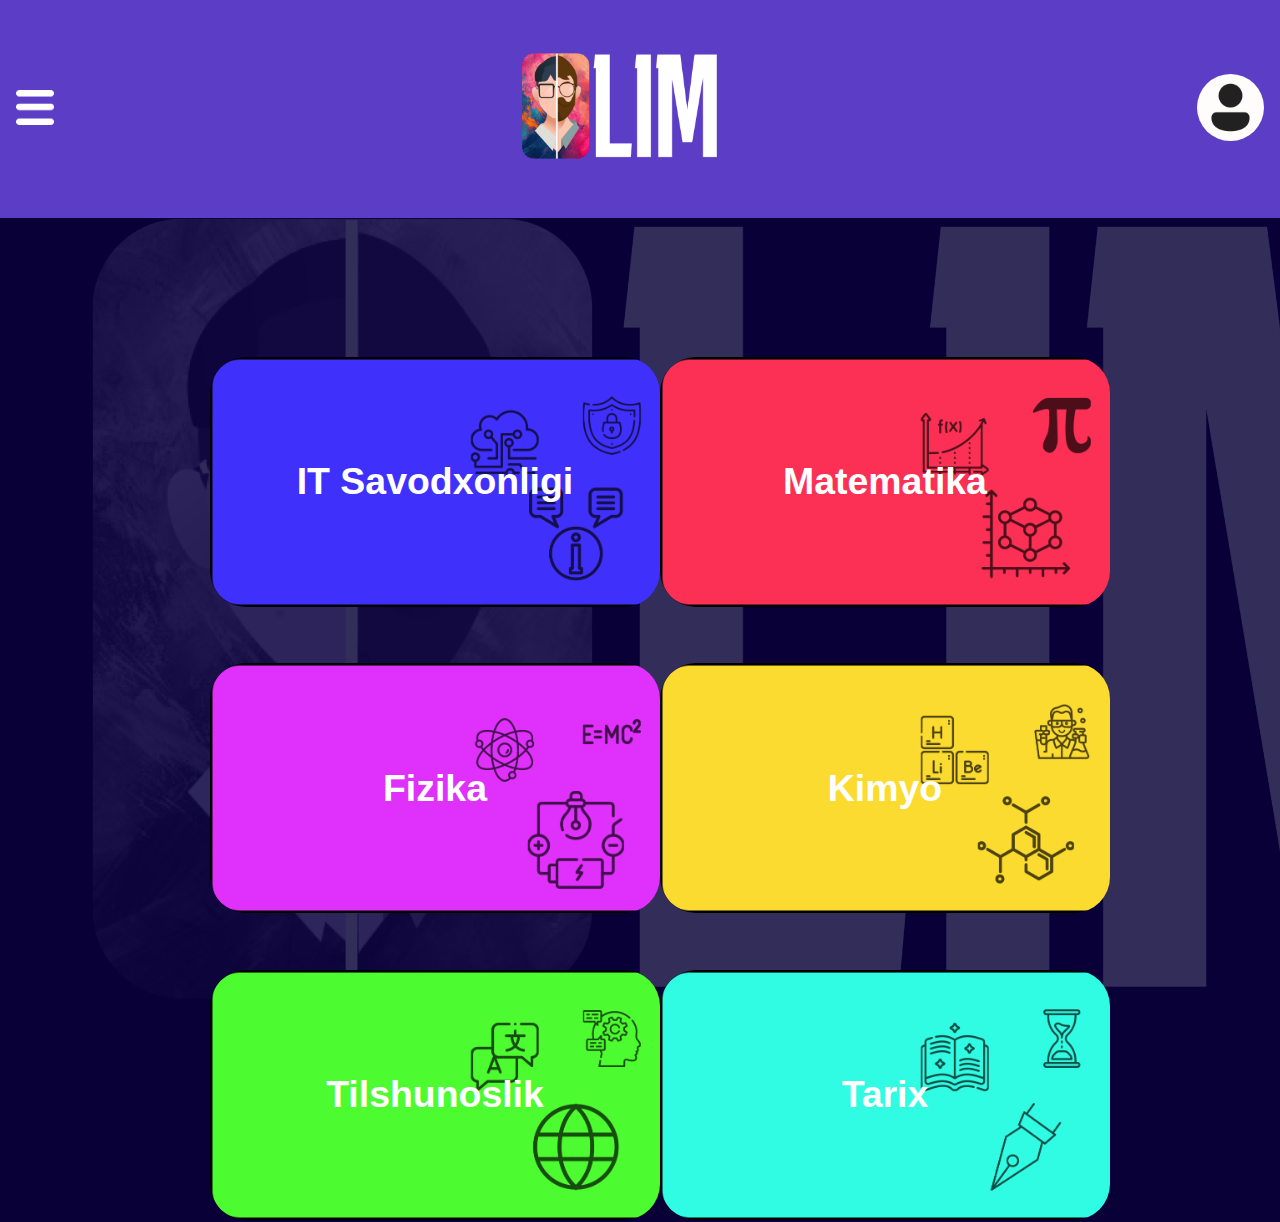
<file: web site/index.html>
<!DOCTYPE html>
<html>

<head>
  <title>Olim</title>
  <link rel="stylesheet" href="style.css">
  <link rel="preconnect" href="https://fonts.googleapis.com">
  <link rel="preconnect" href="https://fonts.gstatic.com" crossorigin>
  <link href="https://fonts.googleapis.com/css2?family=Caveat:wght@400..700&display=swap" rel="stylesheet">
</head>

<body class="body1">
  <header>
    <button class="nav-btn">
      <img src="media/images/nav.png" alt="Navigation" width="38" height="35">
      <div class="dropdown">
        <a href="#">Sozlamalar</a>
        <a href="#">Yordam</a>
        <a href="#">About</a>
      </div>
    </button>
    <h1 class="headText"><img src="media/images/Olim.png" alt="Olim" style="width: 100%; height: 120px;"></h1>
    <a href="kirish.html">
      <button class="user-btn">
        <img src="media/images/user.svg" alt="User" width="67" height="67">
      </button>
    </a>
  </header>

  <main>
    <div class="main-div">
      <a class="main-link" href="subjects/it-savodxonlik.html"> <button class="subject-btn IT">
          <h3>IT Savodxonligi</h3>
        </button></a>
      <a class="main-link" href="subjects/matematika.html">
        <button class="subject-btn Matematika">
          <h3>Matematika</h3>
        </button>
      </a>
    </div>
    <div class="main-div">
     <a class="main-link" href="subjects/fizika.html">
      <button class="subject-btn Fizika">
        <h3>Fizika</h3>
      </button>
     </a>
      <a class="main-link" href="subjects/kimyo.html"><button class="subject-btn Kimyo">
        <h3>Kimyo</h3>
      </button>
    </a>
    </div>
    <div class="main-div">
      <a class="main-link" href="subjects/tilshunoslik.html">
        <button class="subject-btn Tilshunoslik">
          <h3>Tilshunoslik</h3>
        </button>
      </a>
    <a class="main-link" href="subjects/tarix.html">
      <button class="subject-btn Tarix">
        <h3>Tarix</h3>
      </button>
    </a>
    </div>
  </main>

  <script src="script.js"></script>
</body>

</html>
</file>
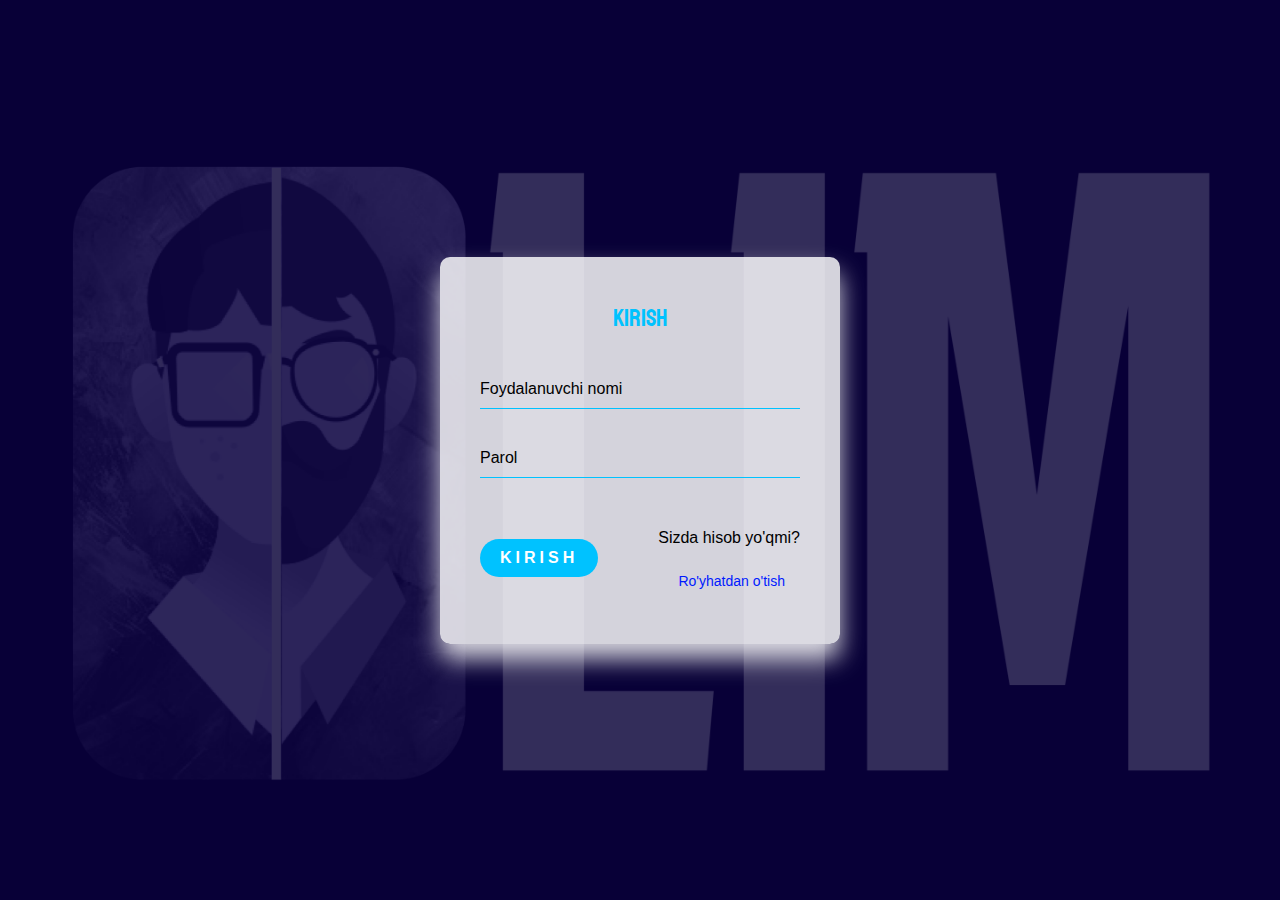
<file: web site/kirish.html>
<!DOCTYPE html>
<html lang="en">
<head>
  <meta charset="UTF-8">
  <meta name="viewport" content="width=device-width, initial-scale=1.0">
  <link rel="preconnect" href="https://fonts.googleapis.com">
<link rel="preconnect" href="https://fonts.gstatic.com" crossorigin>
<link href="https://fonts.googleapis.com/css2?family=Koulen&display=swap" rel="stylesheet">
  <title>Kirish</title>
  <link rel="stylesheet" href="style.css">
</head>
<body class="body2">
  <div class="container">
    <div class="login-box">
      <h2 class="category">Kirish</h2>
      <form>
        <div class="user-box">
          <input type="text" name="username" required="">
          <label>Foydalanuvchi nomi</label>
        </div>
        <div class="user-box">
          <input type="password" name="password" required="">
          <label>Parol</label>
        </div>
        <div class="login-rigistr">
        <button type="button" class="login-btn">Kirish</button>
        <div class="div-los">
            <p>Sizda hisob yo'qmi? </p>
            <a href="register.html" class="register-btn">Ro'yhatdan o'tish</a>
        </div>    
        </div>
      </form>
    </div>
  </div>
  <script src="script.js"></script>
</body>
</html>
</file>
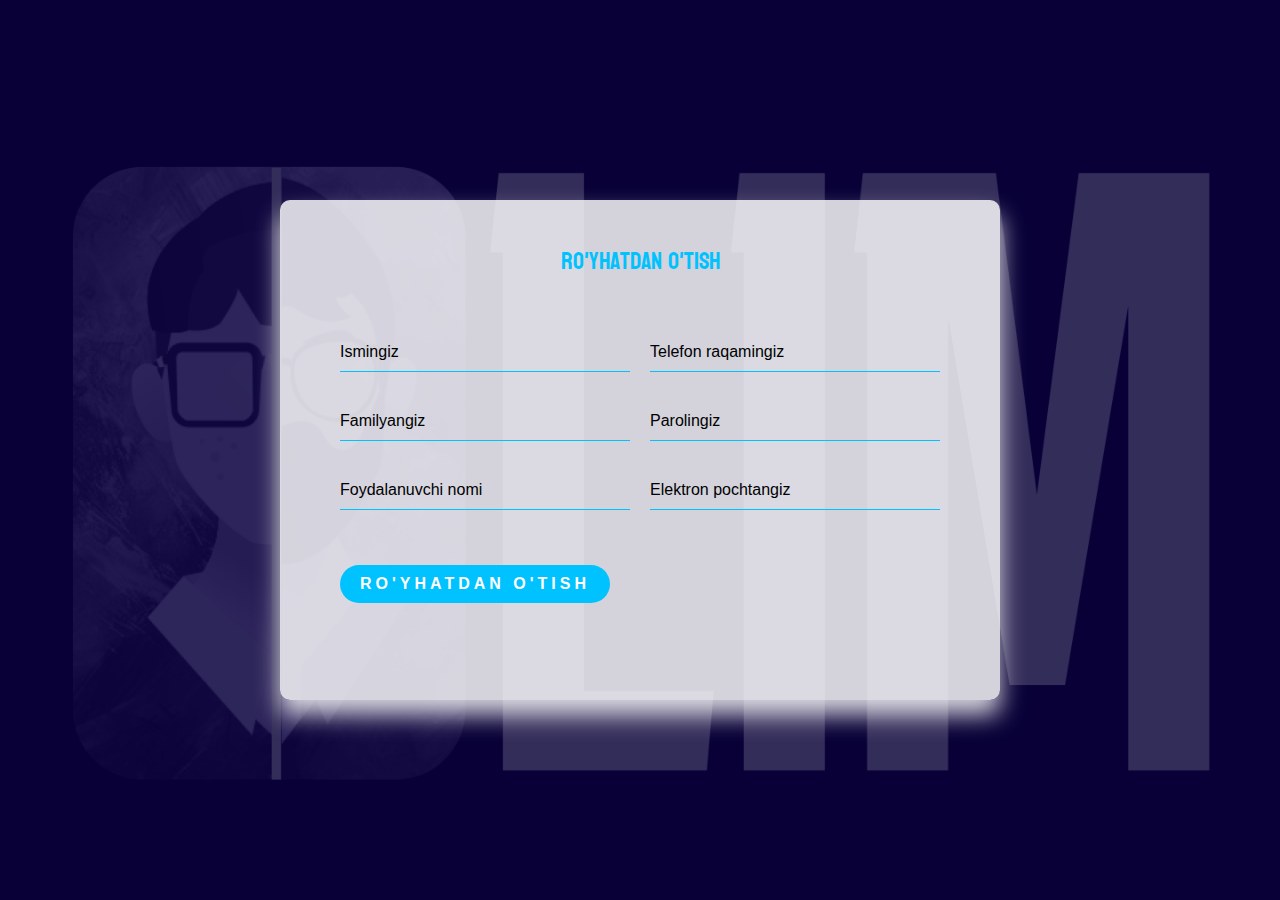
<file: web site/register.html>
<!DOCTYPE html>
<html lang="en">
<head>
  <meta charset="UTF-8">
  <meta name="viewport" content="width=device-width, initial-scale=1.0">
  <link rel="preconnect" href="https://fonts.googleapis.com">
<link rel="preconnect" href="https://fonts.gstatic.com" crossorigin>
<link href="https://fonts.googleapis.com/css2?family=Koulen&display=swap" rel="stylesheet">
  <title>Ro'yhatdan o'tish</title>
  <link rel="stylesheet" href="style.css">
</head>
<body class="body2">
  <div class="reg-container">
    <div class="login-box">
      <h2 class="category">Ro'yhatdan o'tish</h2>
      <form class="form-reg">
        <div>
          <div class="user-box">
            <input type="text" name="name" required="">
            <label>Ismingiz</label>
          </div>
          <div class="user-box">
            <input type="text" name="family" required="">
            <label>Familyangiz</label>
          </div>
          <div class="user-box">
            <input type="text" name="username" required="">
            <label>Foydalanuvchi nomi</label>
          </div>
        </div>
        
        <div>
          <div class="user-box">
            <input type="number" name="tel" required="">
            <label>Telefon raqamingiz</label>
          </div>
          <div class="user-box">
            <input type="password" name="password" required="">
            <label>Parolingiz</label>
          </div>
          <div class="user-box">
            <input type="email" name="email" required="">
            <label>Elektron pochtangiz</label>
          </div>
        </div>
        <div class="login-rigistr">
        <button type="button" class="login-btn">Ro'yhatdan o'tish</button>    
        </div>
      </form>
    </div>
  </div>
  <script src="script.js"></script>
</body>
</html>
</file>
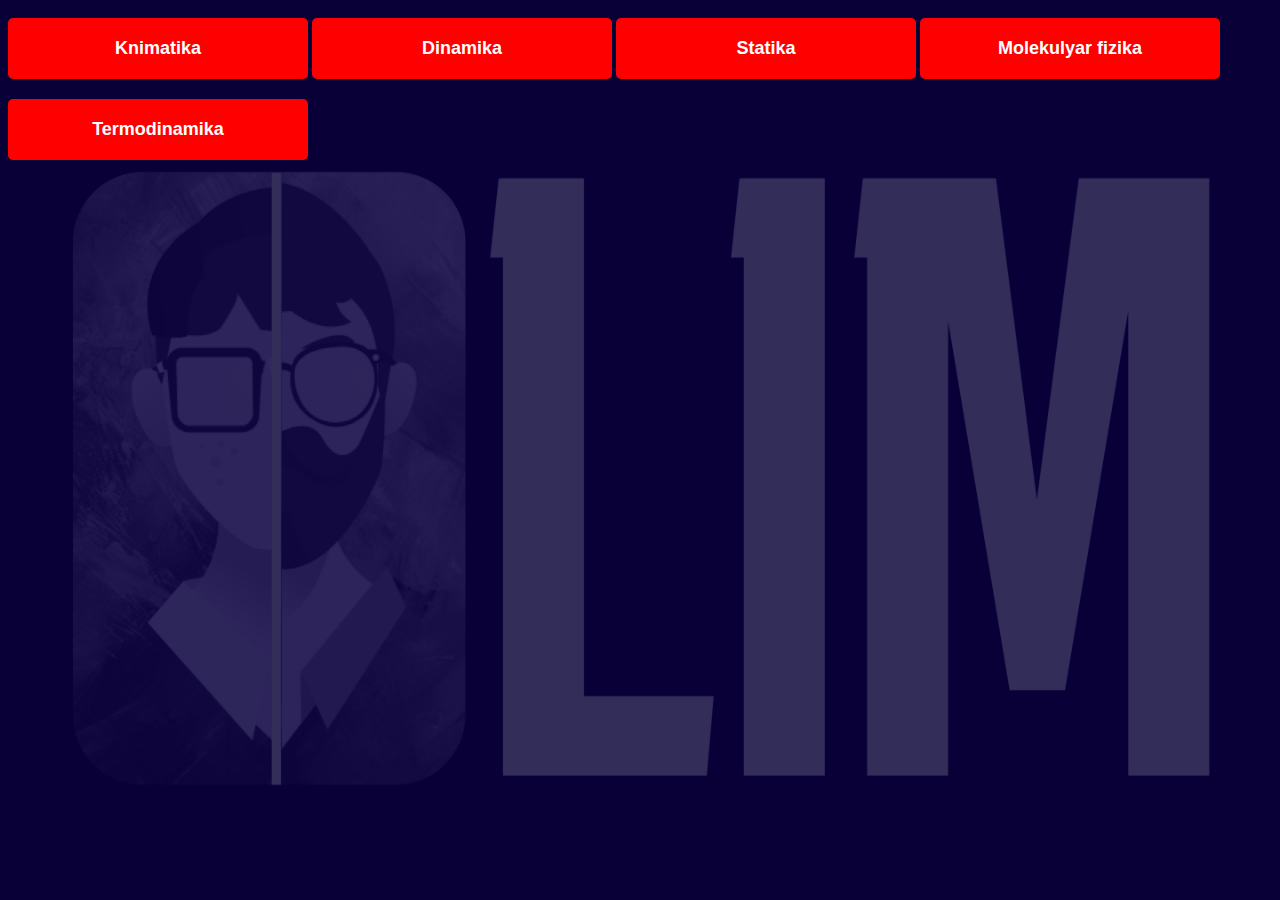
<file: web site/subjects/fizika.html>
<!DOCTYPE html>
<html lang="en">

<head>
    <meta charset="UTF-8">
    <meta name="viewport" content="width=device-width, initial-scale=1.0">
    <title>Fizika</title>
    <link rel="stylesheet" href="style-sub.css">
</head>

<body>
    <div class="container">
        <button class="btn btn-1">Knimatika</button>
        <button class="btn btn-2">Dinamika</button>
        <button class="btn btn-3">Statika</button>
        <button class="btn btn-4">Molekulyar fizika</button>
        <button class="btn btn-5">Termodinamika</button>
    </div>

    <script src="script-sub.js"></script>
</body>

</html>
</file>
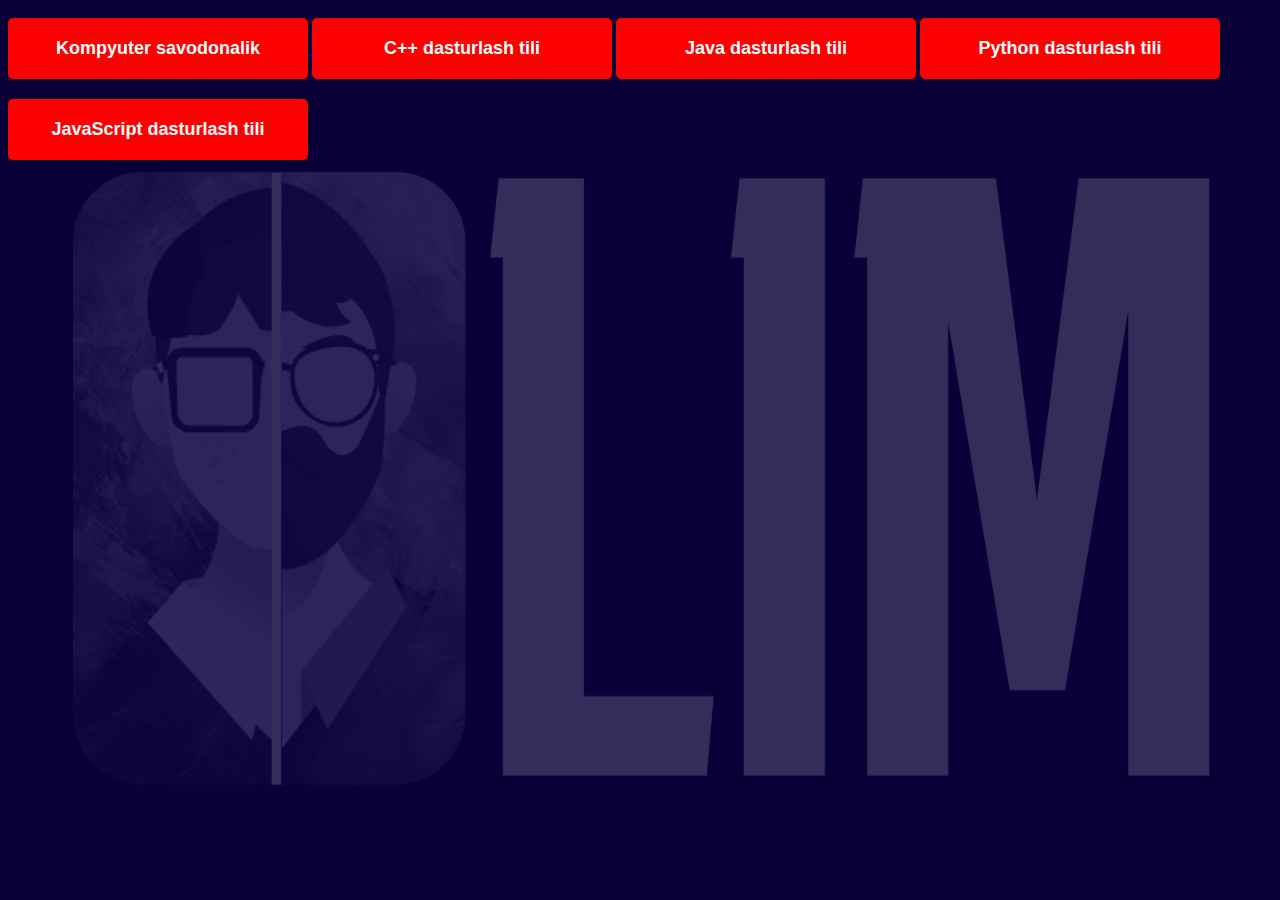
<file: web site/subjects/it-savodxonlik.html>
<!DOCTYPE html>
<html lang="en">

<head>
    <meta charset="UTF-8">
    <meta name="viewport" content="width=device-width, initial-scale=1.0">
    <title>IT Savodonalik</title>
    <link rel="stylesheet" href="style-sub.css">
</head>

<body>
    <div class="container">
        <a href="dars1.html">
            <button class="btn btn-1">Kompyuter savodonalik</button>
        </a>
        <button class="btn btn-2">C++ dasturlash tili</button>
        <button class="btn btn-3">Java dasturlash tili</button>
        <button class="btn btn-4">Python dasturlash tili</button>
        <button class="btn btn-5">JavaScript dasturlash tili</button>
    </div>

    <script src="script-sub.js"></script>
</body>

</html>
</file>
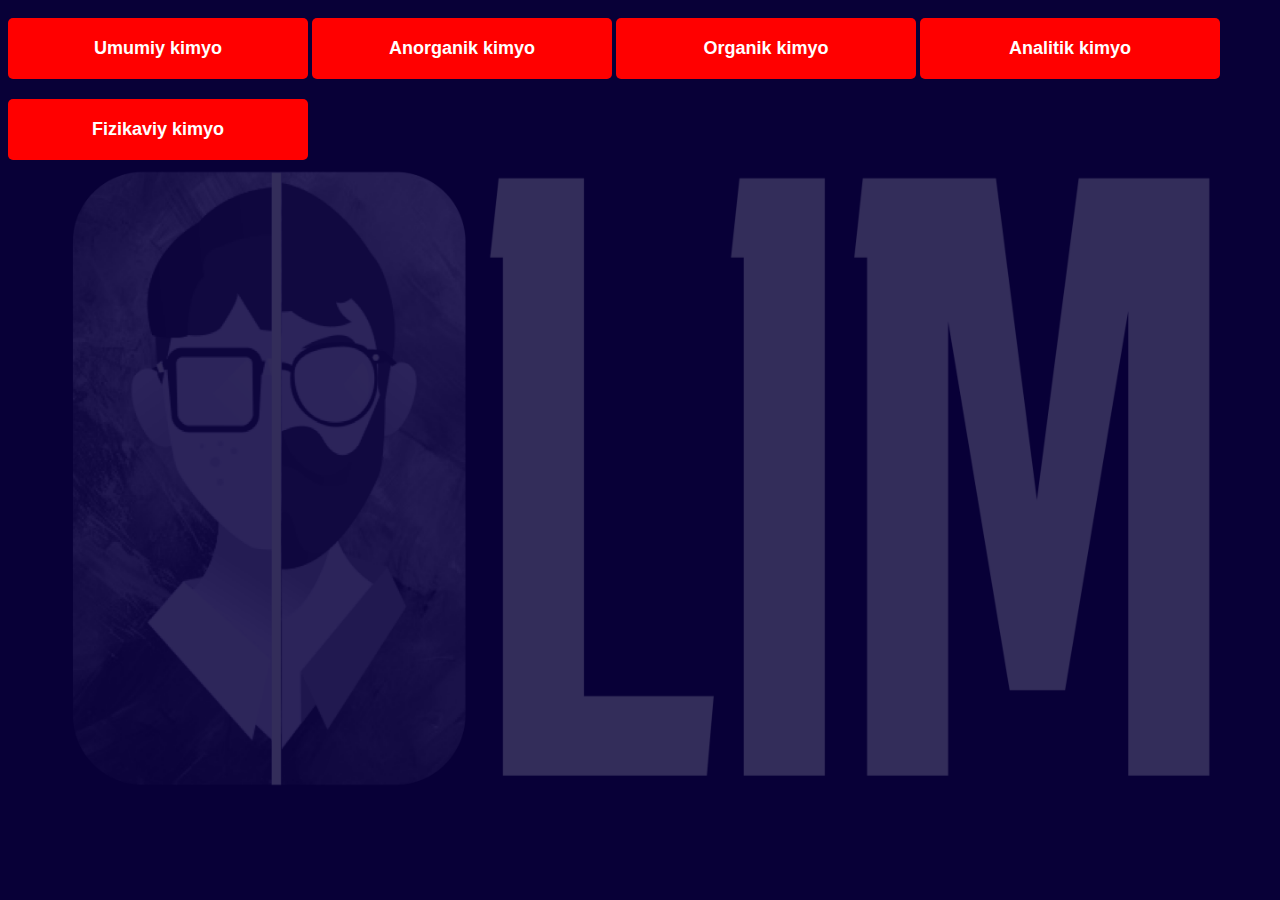
<file: web site/subjects/kimyo.html>
<!DOCTYPE html>
<html lang="en">

<head>
    <meta charset="UTF-8">
    <meta name="viewport" content="width=device-width, initial-scale=1.0">
    <title>Kimyo</title>
    <link rel="stylesheet" href="style-sub.css">
</head>

<body>
    <div class="container">
        <button class="btn btn-1">Umumiy kimyo</button>
        <button class="btn btn-2">Anorganik kimyo</button>
        <button class="btn btn-3">Organik kimyo</button>
        <button class="btn btn-4">Analitik kimyo</button>
        <button class="btn btn-5">Fizikaviy kimyo</button>
    </div>

    <script src="script-sub.js"></script>
</body>

</html>
</file>
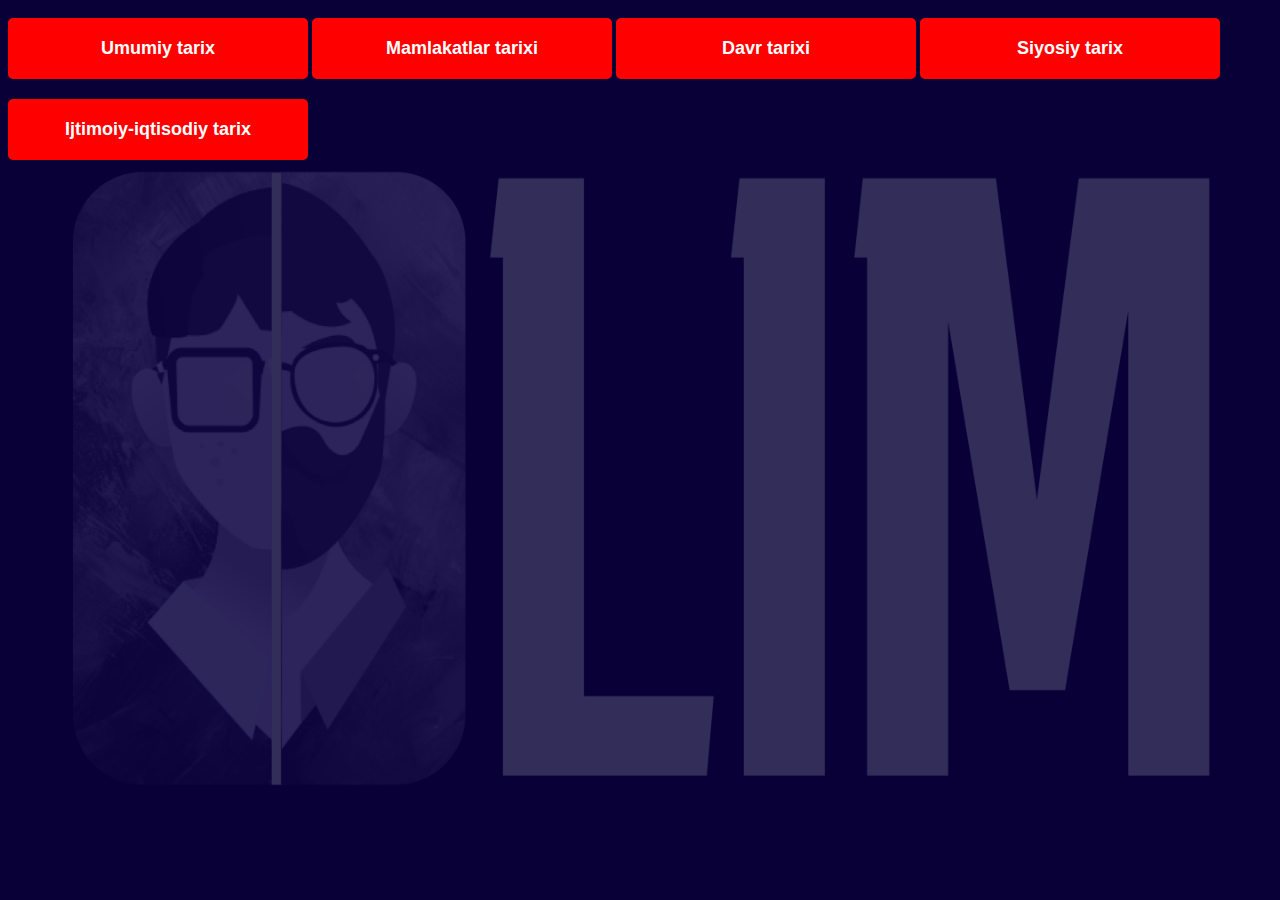
<file: web site/subjects/tarix.html>
<!DOCTYPE html>
<html lang="en">

<head>
    <meta charset="UTF-8">
    <meta name="viewport" content="width=device-width, initial-scale=1.0">
    <title>Tarix</title>
    <link rel="stylesheet" href="style-sub.css">
</head>

<body>
    <div class="container">
        <button class="btn btn-1">Umumiy tarix</button>
        <button class="btn btn-2">Mamlakatlar tarixi</button>
        <button class="btn btn-3">Davr tarixi</button>
        <button class="btn btn-4">Siyosiy tarix</button>
        <button class="btn btn-5">Ijtimoiy-iqtisodiy tarix</button>
    </div>

    <script src="script-sub.js"></script>
</body>

</html>
</file>
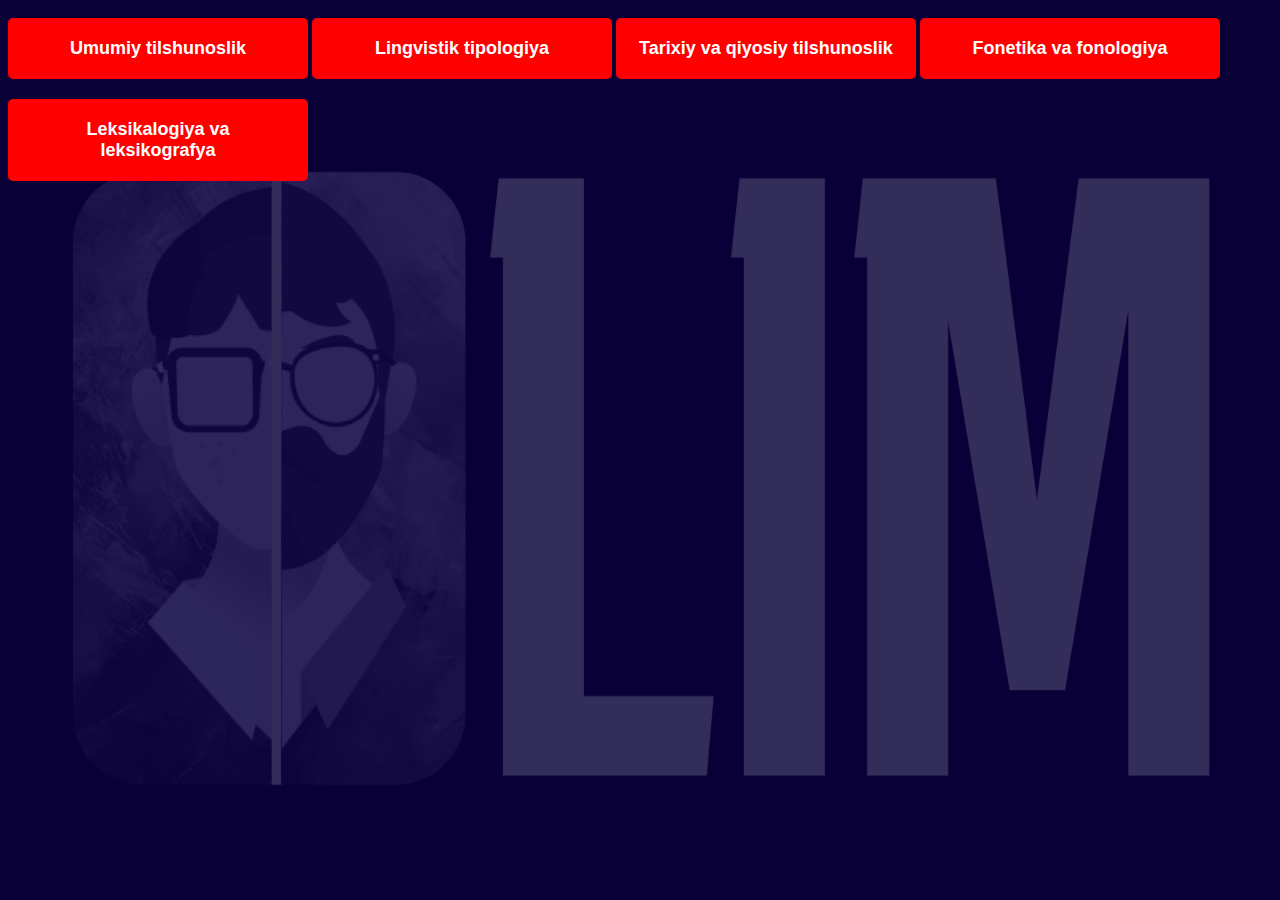
<file: web site/subjects/tilshunoslik.html>
<!DOCTYPE html>
<html lang="en">

<head>
    <meta charset="UTF-8">
    <meta name="viewport" content="width=device-width, initial-scale=1.0">
    <title>Tilshunoslik</title>
    <link rel="stylesheet" href="style-sub.css">
</head>

<body>
    <div class="container">
        <button class="btn btn-1">Umumiy tilshunoslik</button>
        <button class="btn btn-2">Lingvistik tipologiya</button>
        <button class="btn btn-3">Tarixiy va qiyosiy tilshunoslik</button>
        <button class="btn btn-4">Fonetika va fonologiya</button>
        <button class="btn btn-5">Leksikalogiya va leksikografya</button>
    </div>

    <script src="script-sub.js"></script>
</body>

</html>
</file>
<file: web site/style.css>
.body1 {
    margin: 0;
    font-family: Arial, sans-serif;
    background-image: url(media/images/background.png);
    background-size: cover;
    margin-left: auto;
    margin-right: auto;
  }
  
  header {
    background-color: #5C3DC6;
    color: #fff;
    display: flex;
    justify-content: space-between;
    align-items: center;
    padding: 10px;
  }
  
  .headText{
    font-family: "Caveat", cursive;
    font-size: 48px;
  }
  
  .nav-btn, .user-btn {
    background-color: transparent;
    border: none;
    cursor: pointer;
  }
  
  .dropdown {
    display: none;
    position: absolute;
    background-color: #5C3DC6;
    min-width: 160px;
    box-shadow: 0px 8px 16px 0px rgba(0,0,0,0.2);
    z-index: 1;
  }
  
  .dropdown a {
    color: white;
    padding: 12px 16px;
    text-decoration: none;
    display: block;
  }
  
  .dropdown a:hover {
    background-color: #4B319C;
  }
  
  .nav-btn:hover .dropdown {
    display: block;
  }
  
  main {
    display: grid;
    grid-template-columns: repeat(2, 1fr);
    grid-gap: 20px;
    padding: 20px;
    width: 100vw;
    text-align: center;
    flex-direction: column;
    display: flex;
    flex-direction: column;
    height: 100vh;
    justify-content: center;
    align-items: center;
  
  }
  .main-div{
    flex: 1;
    display: flex;
    display: flex;
    justify-content: center;
    align-items: center; 
    margin: 1rem; 
    position: relative;
    top: 100px;  
  }
  
  .Matematika{
    background-image: url(media/images/bg_math.png);  
    background-size: cover;
    color: white;
    font-size: 36px;
    justify-content: center;
    align-items: center;
    font-size: 2rem; 
    display: flex;
    padding: 2rem;
  }
  .IT{
    background-image: url(media/images/Group\ 8.png);
    background-size: cover;
    color: white;
    font-size: 36px;
    justify-content: center;
    align-items: center;
    font-size: 2rem; 
    display: flex;
    padding: 2rem; 
    text-decoration: none;
  }
  
  .Fizika{
    background-image: url(media/images/Group\ 6.png);
    background-size: cover;
    color: white;
    font-size: 36px;
    justify-content: center;
    align-items: center;
    font-size: 2rem; 
    display: flex;
    padding: 2rem;
  }
  .Kimyo{
    background-image: url(media/images/Group\ 9.png);
    background-size: cover;
    color: white;
    font-size: 36px;
    justify-content: center;
    align-items: center;
    font-size: 2rem;
    display: flex;
    padding: 2rem; 
  }
  
  .Tilshunoslik{
    background-image: url(media/images/Group\ 7.png);
    background-size: cover;
    color: white;
    font-size: 36px;
    justify-content: center;
    align-items: center;
    font-size: 2rem;
    display: flex;
    padding: 2rem; 
  }
  
  .Tarix{
    background-image: url(media/images/Group\ 10.png);
    background-size: cover;
    color: white;
    font-size: 36px;
    justify-content: center;
    align-items: center;
    font-size: 2rem;
    display: flex;
    padding: 2rem; 
  }
  
  .subject-btn {
    color: #fff;
    border: none;
    border-radius: 36px;
    padding: 20px;
    cursor: pointer;
    transition: transform 0.3s ease;
    width: 450px; 
    height: 250px;
    display: flex;
    flex: 1;
    font-size: 2rem;
  }
  
  .main-link{
    text-decoration: none; 
  }
  
  .subject-btn:hover {
    transform: scale(1.05);
  }


  /* kirish.html va register.html */

  .body2 {
    margin: 0;
    padding: 0;
    font-family: 'Poppins', sans-serif;
    background-image: url('media/images/background.png');
    background-size: cover;
    background-position: center;
    background-repeat: no-repeat;
    height: 100vh;
    display: flex;
    justify-content: center;
    align-items: center;
  }
  
  .container {
    width: 400px;
    padding: 40px;
    background-color: rgba(255, 255, 255, 0.829);
    box-sizing: border-box;
    box-shadow: 0 15px 25px rgba(255, 255, 255, 0.829);
    border-radius: 10px;
  }
  input::-webkit-inner-spin-button {
    -webkit-appearance: none;
    margin: 0;
  }
  
  .login-box .category {
    margin: 0 0 30px;
    padding: 0;
    color: #00C2FF;
    text-align: center;
  }
  
  .user-box {
    position: relative;
  }
  
  .user-box input {
    width: 100%;
    padding: 10px 0;
    font-size: 16px;
    color: #000;
    margin-bottom: 30px;
    border: none;
    border-bottom: 1px solid #00C2FF;
    outline: none;
    background: transparent;
  }
  
  .user-box label {
    position: absolute;
    top: 0;
    left: 0;
    padding: 10px 0;
    font-size: 16px;
    color: #000;
    pointer-events: none;
    transition: .5s;
  }
  
  .user-box input:focus ~ label,
  .user-box input:valid ~ label {
    top: -20px;
    left: 0;
    color: #00C2FF;
    font-size: 12px;
  }
  
  .login-btn {
    position: relative;
    display: block;
    padding: 10px 20px;
    color: #fff;
    background-color: #00C2FF;
    font-size: 16px;
    font-weight: bold;
    text-decoration: none;
    text-transform: uppercase;
    overflow: hidden;
    transition: .5s;
    letter-spacing: 4px;
    border: none;
    border-radius: 20px;
    cursor: pointer;
    text-align: left;
  }
  

  .register-btn {
    position: relative;
    display: block;
    padding: 10px 15px;
    color:#001AFF;
    font-size: 14px;
    text-decoration: none;
    text-align: right;
  }
  .category{
    font-family: "Koulen", sans-serif;
    font-weight: 400;
    font-style: normal;
  }
  .login-rigistr{
    display: flex;
    justify-content: space-between;
    align-items: center;
    margin-top: 5px;
;
  
  }

  .div-los{
    margin-bottom: 5px;
  }
  
  .form-reg{
    display: grid;
    grid-template-columns: repeat(2, 1fr);
    grid-gap: 20px;
    padding: 20px;
    justify-content: center;
}

.reg-container{
  width: 720px;
  height: 500px;
  padding: 40px;
  background-color: rgba(255, 255, 255, 0.829);
  box-sizing: border-box;
  box-shadow: 0 15px 25px rgba(255, 255, 255, 0.829);
  border-radius: 10px;
}
</file>
<file: web site/subjects/style-sub.css>
body{
    background-image: url(background.png);
    background-size: cover;
    background-repeat: no-repeat;
    display: flex;
}
.container {
    flex-direction: column;
    align-items: center;
    justify-content: center;
    display: block;
    margin-left: auto;
    margin-right: auto;
}

.btn {
    width: 300px;
    padding: 20px;
    margin: 10px 0;
    font-size: 18px;
    font-weight: bold;
    color: #fff;
    background-color: #ff0000;
    border: none;
    border-radius: 5px;
    cursor: pointer;
    transition: all 0.3s ease;
}

.btn:hover {
    transform: scale(1.1);
    background-color: #0f0;
}

.btn.active {
    transform: scale(0.9);
    background-color: #00f;
}
</file>
